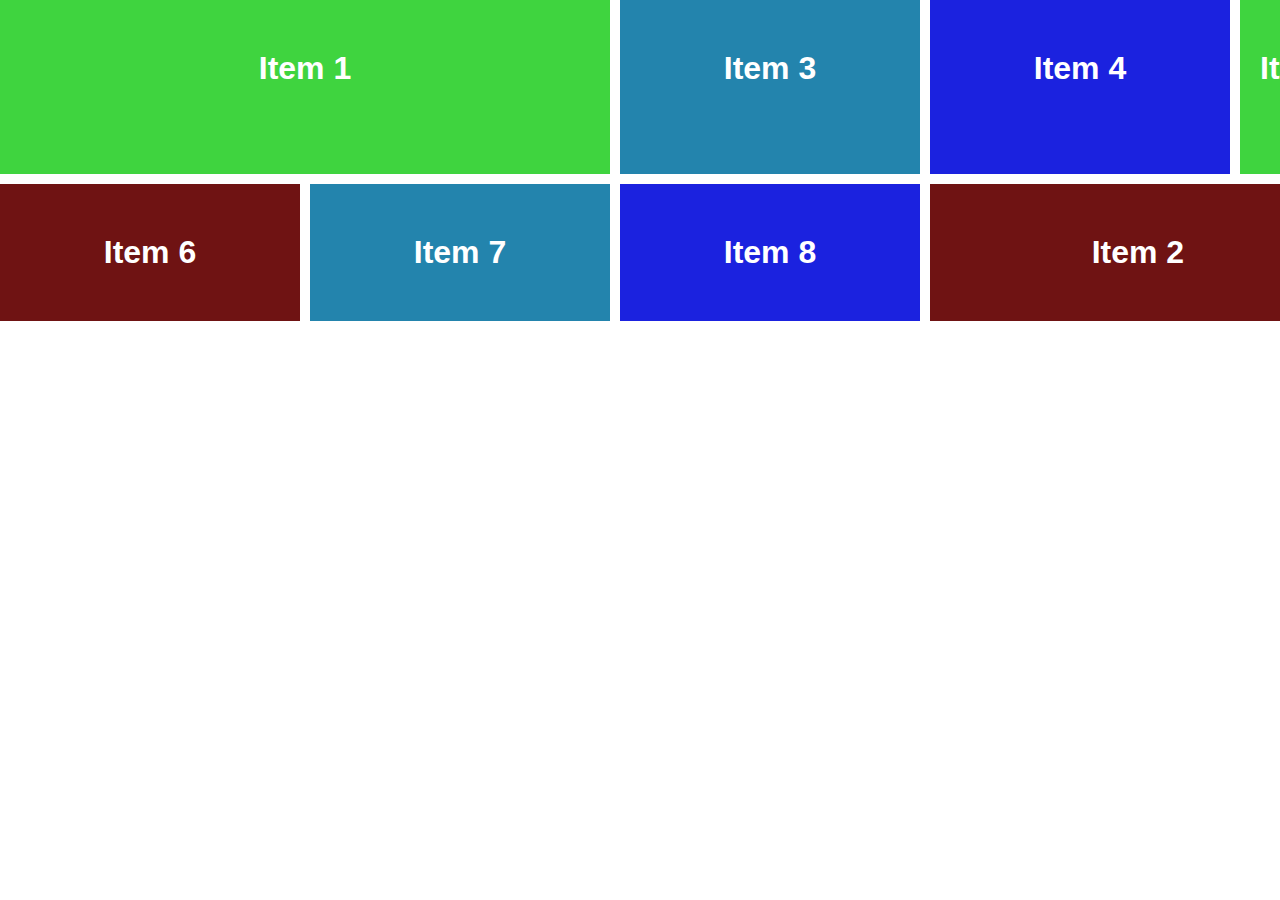
<file: grid/index.html>
<!DOCTYPE html>
<html lang="en">
<head>
    <meta charset="UTF-8">
    <meta http-equiv="X-UA-Compatible" content="IE=edge">
    <meta name="viewport" content="width=device-width, initial-scale=1.0">
    <title>Grid</title>
    <link rel="stylesheet" href="style.css">
</head>
<body>
    <div class="hero">
        <div class="box1">
            <h1>Item 1</h1>
        </div>
        <div class="box2">
            <h1>Item 2</h1>
        </div>
        <div class="box3">
            <h1>Item 3</h1>
        </div>
        <div class="box4">
            <h1>Item 4</h1>
        </div>
        <div class="box5">
            <h1>Item 5</h1>
        </div>
        <div class="box6">
            <h1>Item 6</h1>
        </div>
        <div class="box7">
            <h1>Item 7</h1>
        </div>
        <div class="box8">
            <h1>Item 8</h1>
        </div>
    </div>
</body>
</html>
</file>
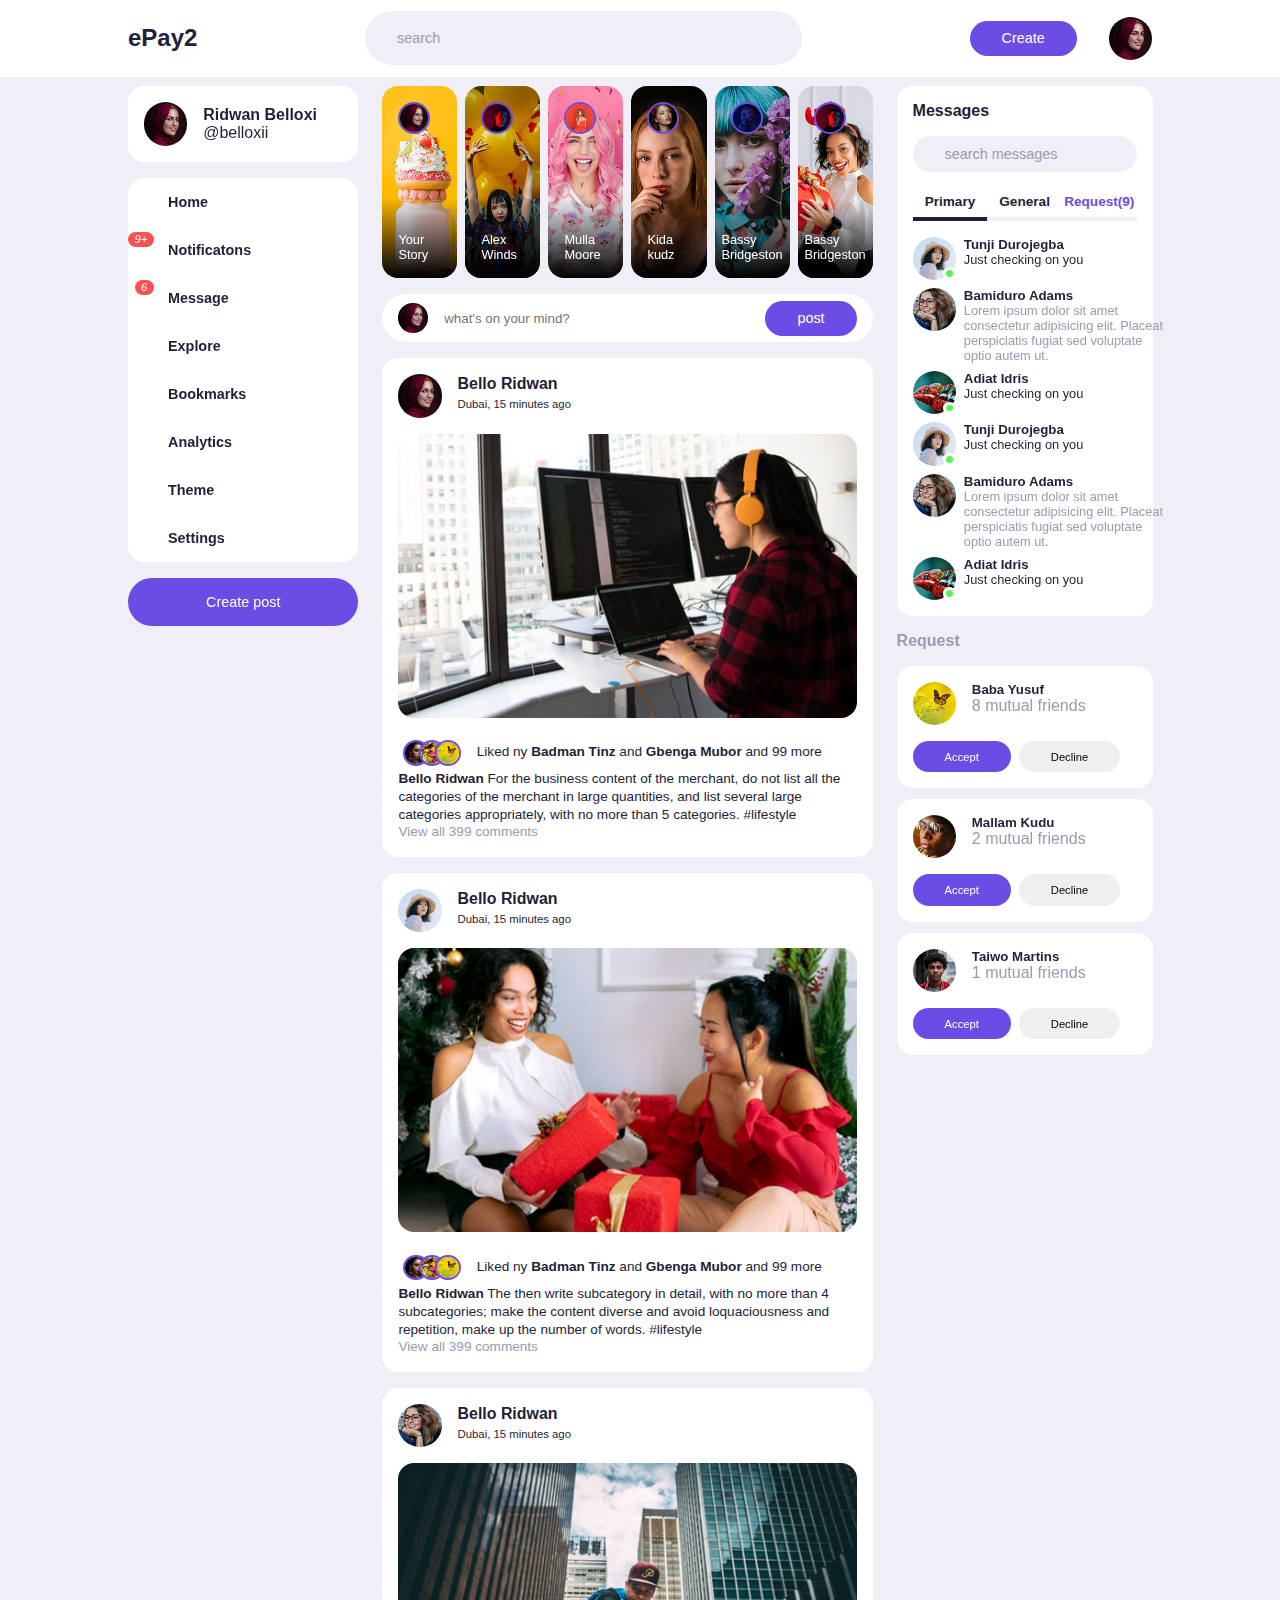
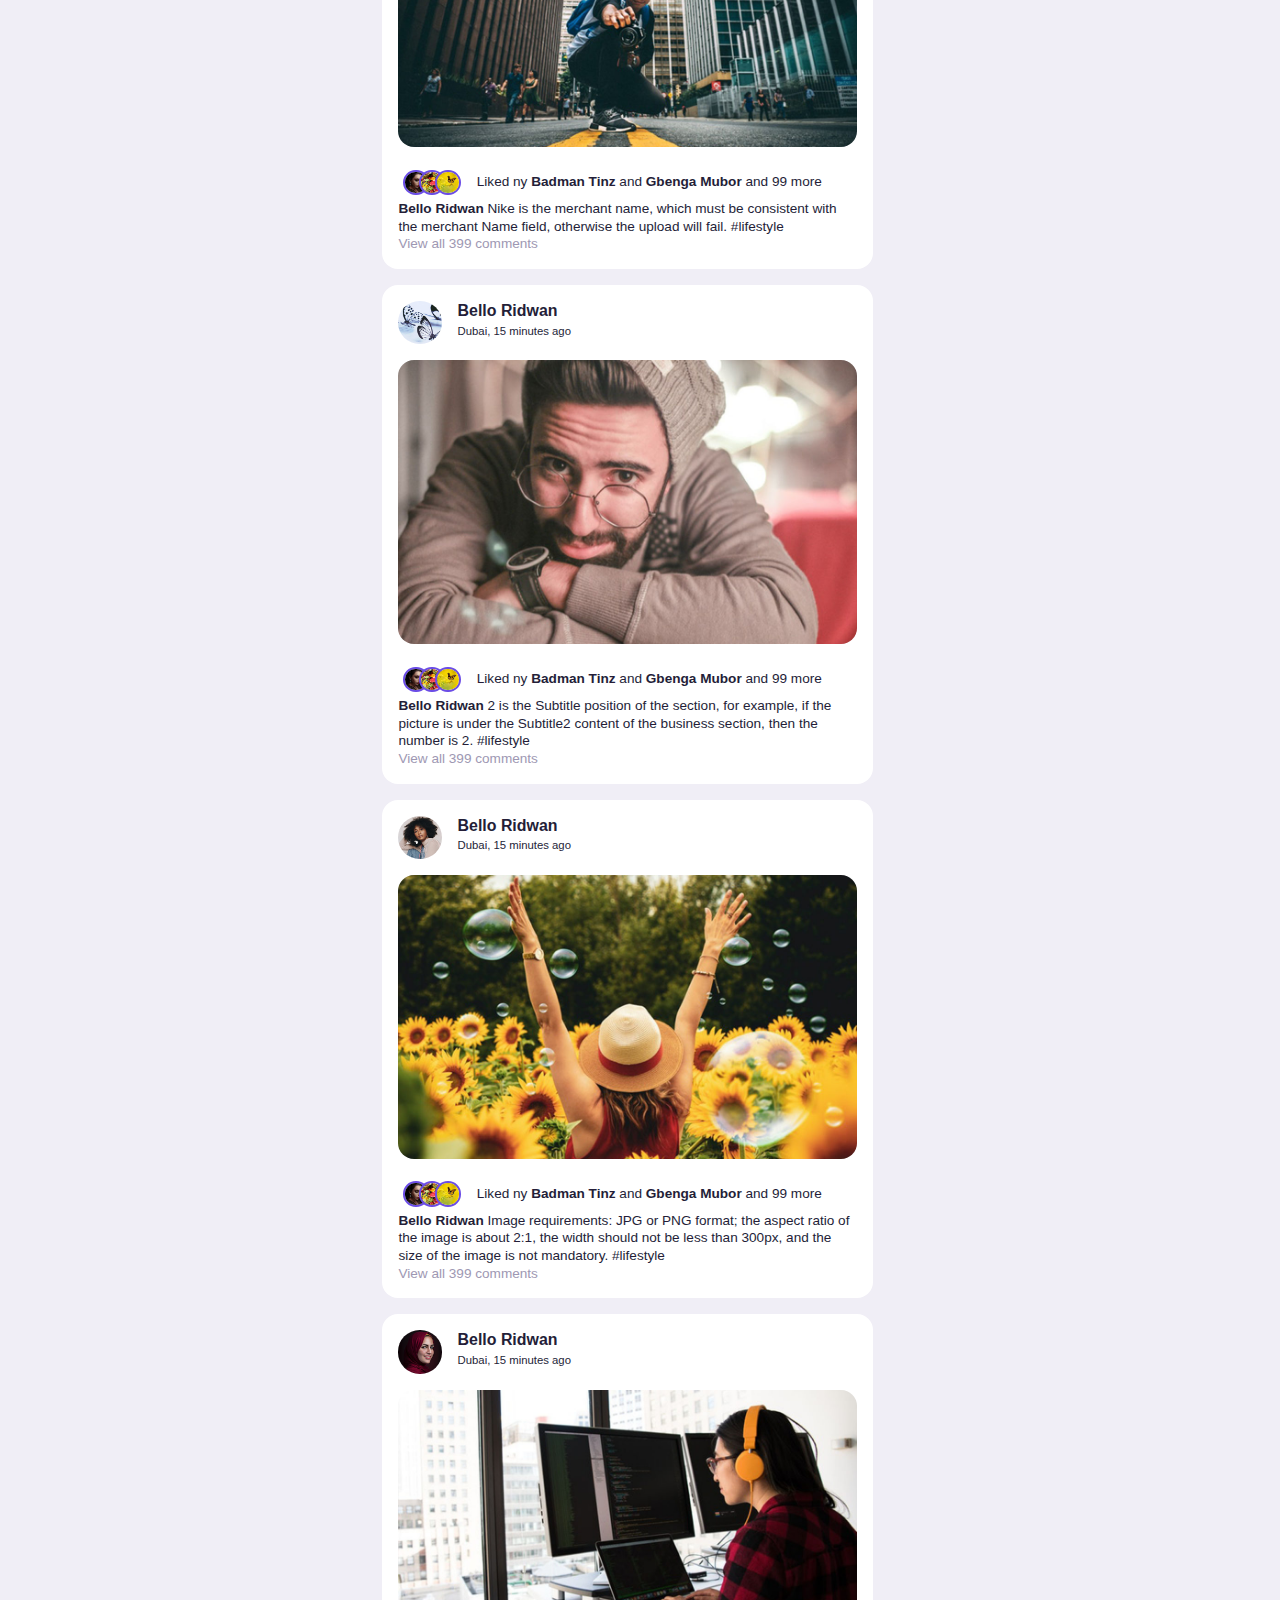
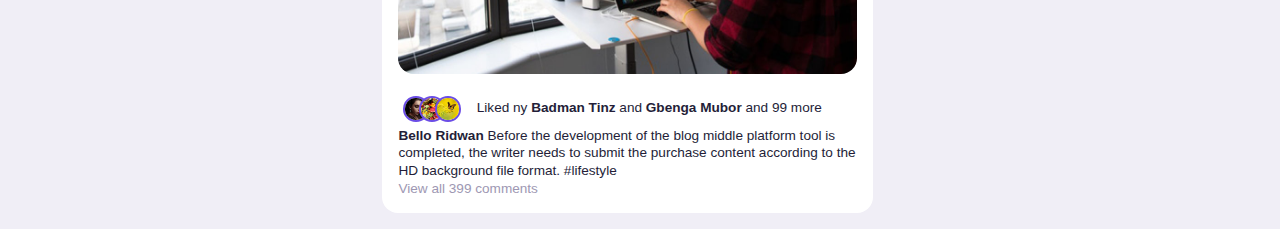
<file: social/index.html>
<!DOCTYPE html>
<html lang="en">
<head>
    <meta charset="UTF-8">
    <meta http-equiv="X-UA-Compatible" content="IE=edge">
    <meta name="viewport" content="width=device-width, initial-scale=1.0">
    <title>Social</title>
    <link rel="shortcut icon" href="logo.jpg" type="image/x-icon">
    <link rel="stylesheet" href="style.css">
    <link rel="stylesheet" href="https://unicons.iconscout.com/release/v2.1.6/css/unicons.css">
</head>

<body>
<nav>
    <div class="container">
        <h2 class="logo">ePay2</h2>
        <div class="search">
            <i class="uil uil-search"></i>
            <input type="search" placeholder="search" id="search1">
        </div>
        <div class="create-post">
            <label for="new-post" class="btn btn-primary">Create</label>
            <div class="dp">
                <img src="images/profile-20.jpg" alt="dp">
            </div>
        </div>
    </div>
</nav>

<main>
    <div class="container">

        <div class="left">
            <a class="profile">
                <div class="dp">
                    <img src="images/profile-20.jpg" alt="dp">
                </div>
                <div class="handle">
                    <h4>Ridwan Belloxi</h4>
                    <p>@belloxii</p>
                </div>
            </a>
            <div class="min"></div>

            <div class="sidebar">

                <a class="menu-item">
                    <span><i class="uil uil-home"></i></span><h3>Home</h3>
                </a>
                <a class="menu-item" id="notify">
                <span><i class="uil uil-bell"><small class="notify-count">9+</small></i></span><h3>Notificatons</h3>
                <div class="notify-pop">

                    <div class="kkk">
                        <div>
                            <div class="dp">
                                <img src="images/profile-2.jpg" alt="">
                            </div>
                            <div class="notify-body">
                                <b>Ridwan Bello</b> accepted your friend request
                                <small class="text-muted">2 days ago</small>
                            </div>
                        </div>
                        <div>
                            <div class="dp">
                                <img src="images/profile-1.jpg" alt="">
                            </div>
                            <div class="notify-body">
                                <b>Abile Bello</b> mentioned your name in a post
                                <small class="text-muted">3 minutes ago</small>
                            </div>
                        </div>
                        <div>
                            <div class="dp">
                                <img src="images/profile-5.jpg" alt="">
                            </div>
                            <div class="notify-body">
                                <b>Haneefah Bello</b> Liked your post
                                <small class="text-muted">just now</small>
                            </div>
                        </div>
                        <div>
                            <div class="dp">
                                <img src="images/profile-2.jpg" alt="">
                            </div>
                            <div class="notify-body">
                                <b>Ridwan Bello</b> accepted your friend request
                                <small class="text-muted">2 days ago</small>
                            </div>
                        </div>
                        <div>
                            <div class="dp">
                                <img src="images/profile-1.jpg" alt="">
                            </div>
                            <div class="notify-body">
                                <b>Abile Bello</b> mentioned your name in a post
                                <small class="text-muted">3 minutes ago</small>
                            </div>
                        </div>
                        <div>
                            <div class="dp">
                                <img src="images/profile-5.jpg" alt="">
                            </div>
                            <div class="notify-body">
                                <b>Haneefah Bello</b> Liked your post
                                <small class="text-muted">just now</small>
                            </div>
                        </div>
                        <div>
                            <div class="dp">
                                <img src="images/profile-4.jpg" alt="">
                            </div>
                            <div class="notify-body">
                                <b>Royhaan Bello</b> Commented on your post
                                <small class="text-muted">1 day ago</small>
                            </div>
                        </div>
                        <div>
                            <div class="dp">
                                <img src="images/profile-3.jpg" alt="">
                            </div>
                            <div class="notify-body">
                                <b>Ridwan Amile</b> accepted your friend request
                                <small class="text-muted">2 hours ago</small>
                            </div>
                        </div>

                    </div>
                </div>
                </a>
                <a class="menu-item" id="message-notify">
                    <span><i class="uil uil-envelope-alt"><small class="msg-count">6</small></i></span><h3>Message</h3>
                </a>
                <a class="menu-item">
                    <span><i class="uil uil-compass"></i></span><h3>Explore</h3>
                </a>
                <a class="menu-item">
                    <span><i class="uil uil-bookmark"></i></span><h3>Bookmarks</h3>
                </a>
                <a class="menu-item">
                    <span><i class="uil uil-chart-line"></i></span><h3>Analytics</h3>
                </a>
                <a class="menu-item" id="theme">
                    <span><i class="uil uil-palette"></i></span><h3>Theme</h3>
                </a>
                <a class="menu-item">
                    <span><i class="uil uil-setting"></i></span><h3>Settings</h3>
                </a>
            </div>
            <label for="new-post" class="btn btn-primary">Create post</label>
        </div>

        <div class="middle">
            <div class="stories">
                
                <div class="story">
                    <div class="dp">
                        <img src="images/profile-20.jpg" alt="">
                    </div>
                    <p class="name">Your Story</p>
                </div>

                <div class="story">
                    <div class="dp">
                        <img src="images/profile-8.jpg" alt="">
                    </div>
                    <p class="name">Alex Winds</p>
                </div>

                <div class="story">
                    <div class="dp">
                        <img src="images/profile-5.jpg" alt="">
                    </div>
                    <p class="name">Mulla Moore</p>
                </div>

                <div class="story">
                    <div class="dp">
                        <img src="images/profile-6.jpg" alt="">
                    </div>
                    <p class="name">Kida kudz</p>
                </div>

                <div class="story">
                    <div class="dp">
                        <img src="images/profile-7.jpg" alt="">
                    </div>
                    <p class="name">Bassy Bridgeston</p>
                </div>

                <div class="story">
                    <div class="dp">
                        <img src="images/profile-8.jpg" alt="">
                    </div>
                    <p class="name">Bassy Bridgeston</p>
                </div>
            </div>

            <form action="" class="create-post" id="create-post">
                <div class="dp">
                    <img src="images/profile-20.jpg" alt="">
                </div>
                <input id="new-post" type="text" placeholder="what's on your mind?">
                <input type="submit" value="post" class="btn btn-primary">
            </form>

            <div class="feeds">

                <div class="feed">
                    <div class="head">
                        <div class="user">
                            <div class="dp">
                                <img src="images/profile-20.jpg" alt="">
                            </div>
                            <div class="info">
                                <h3>Bello Ridwan</h3>
                                <small>Dubai, 15 minutes ago</small>
                            </div>
                        </div>
                        <span class="edit"><i class="uil uil-ellipsis-h"></i></span>
                    </div>
                    
                    <div class="photo">
                        <img src="images/feed-6.jpg" alt="">
                    </div>

                
                    <div class="actions">
                        <div class="interact">
                            <span><i class="uil uil-heart"></i></span>
                            <span><i class="uil uil-thumbs-up"></i></span>
                            <span><i class="uil uil-comment-dots"></i></span>
                            <span><i class="uil uil-share-alt"></i></span>
                        </div>
                        <div class="bookmark">
                            <span><i class="uil uil-bookmark-full"></i></span>
                        </div>
                    </div>

                    <div class="liked">
                        <span><img src="images/profile-12.jpg" alt=""></span>
                        <span><img src="images/profile-13.jpg" alt=""></span>
                        <span><img src="images/profile-14.jpg" alt=""></span>
                        <p>Liked ny <b>Badman Tinz</b> and <b>Gbenga Mubor</b> and 99 more</p>
                    </div>

                    <div class="capt">
                        <p><b>Bello Ridwan</b> For the business content of the merchant, do not list all the categories of the merchant in large quantities, and list several large categories appropriately, with no more than 5 categories. <span class="hash">#lifestyle</span></p>
                    </div>
                    <div class="comments text-muted">View all 399 comments</div>
                </div>

                <div class="feed">
                    <div class="head">
                        <div class="user">
                            <div class="dp">
                                <img src="images/profile-1.jpg" alt="">
                            </div>
                            <div class="info">
                                <h3>Bello Ridwan</h3>
                                <small>Dubai, 15 minutes ago</small>
                            </div>
                        </div>
                        <span class="edit"><i class="uil uil-ellipsis-h"></i></span>
                    </div>
                    
                    <div class="photo">
                        <img src="images/feed-1.jpg" alt="">
                    </div>

                
                    <div class="actions">
                        <div class="interact">
                            <span><i class="uil uil-heart"></i></span>
                            <span><i class="uil uil-thumbs-up"></i></span>
                            <span><i class="uil uil-comment-dots"></i></span>
                            <span><i class="uil uil-share-alt"></i></span>
                        </div>
                        <div class="bookmark">
                            <span><i class="uil uil-bookmark-full"></i></span>
                        </div>
                    </div>

                    <div class="liked">
                        <span><img src="images/profile-12.jpg" alt=""></span>
                        <span><img src="images/profile-13.jpg" alt=""></span>
                        <span><img src="images/profile-14.jpg" alt=""></span>
                        <p>Liked ny <b>Badman Tinz</b> and <b>Gbenga Mubor</b> and 99 more</p>
                    </div>

                    <div class="capt">
                        <p><b>Bello Ridwan</b> The then write subcategory in detail, with no more than 4 subcategories; make the content diverse and avoid loquaciousness and repetition, make up the number of words. <span class="hash">#lifestyle</span></p>
                    </div>
                    <div class="comments text-muted">View all 399 comments</div>
                </div>

                <div class="feed">
                    <div class="head">
                        <div class="user">
                            <div class="dp">
                                <img src="images/profile-4.jpg" alt="">
                            </div>
                            <div class="info">
                                <h3>Bello Ridwan</h3>
                                <small>Dubai, 15 minutes ago</small>
                            </div>
                        </div>
                        <span class="edit"><i class="uil uil-ellipsis-h"></i></span>
                    </div>
                    
                    <div class="photo">
                        <img src="images/feed-5.jpg" alt="">
                    </div>

                
                    <div class="actions">
                        <div class="interact">
                            <span><i class="uil uil-heart"></i></span>
                            <span><i class="uil uil-thumbs-up"></i></span>
                            <span><i class="uil uil-comment-dots"></i></span>
                            <span><i class="uil uil-share-alt"></i></span>
                        </div>
                        <div class="bookmark">
                            <span><i class="uil uil-bookmark-full"></i></span>
                        </div>
                    </div>

                    <div class="liked">
                        <span><img src="images/profile-12.jpg" alt=""></span>
                        <span><img src="images/profile-13.jpg" alt=""></span>
                        <span><img src="images/profile-14.jpg" alt=""></span>
                        <p>Liked ny <b>Badman Tinz</b> and <b>Gbenga Mubor</b> and 99 more</p>
                    </div>

                    <div class="capt">
                        <p><b>Bello Ridwan</b> Nike is the merchant name, which must be consistent with the merchant Name field, otherwise the upload will fail. <span class="hash">#lifestyle</span></p>
                    </div>
                    <div class="comments text-muted">View all 399 comments</div>
                </div>

                <div class="feed">
                    <div class="head">
                        <div class="user">
                            <div class="dp">
                                <img src="images/profile-2.jpg" alt="">
                            </div>
                            <div class="info">
                                <h3>Bello Ridwan</h3>
                                <small>Dubai, 15 minutes ago</small>
                            </div>
                        </div>
                        <span class="edit"><i class="uil uil-ellipsis-h"></i></span>
                    </div>
                    
                    <div class="photo">
                        <img src="images/feed-2.jpg" alt="">
                    </div>

                
                    <div class="actions">
                        <div class="interact">
                            <span><i class="uil uil-heart"></i></span>
                            <span><i class="uil uil-thumbs-up"></i></span>
                            <span><i class="uil uil-comment-dots"></i></span>
                            <span><i class="uil uil-share-alt"></i></span>
                        </div>
                        <div class="bookmark">
                            <span><i class="uil uil-bookmark-full"></i></span>
                        </div>
                    </div>

                    <div class="liked">
                        <span><img src="images/profile-12.jpg" alt=""></span>
                        <span><img src="images/profile-13.jpg" alt=""></span>
                        <span><img src="images/profile-14.jpg" alt=""></span>
                        <p>Liked ny <b>Badman Tinz</b> and <b>Gbenga Mubor</b> and 99 more</p>
                    </div>

                    <div class="capt">
                        <p><b>Bello Ridwan</b> 2 is the Subtitle position of the section, for example, if the picture is under the Subtitle2 content of the business section, then the number is 2. <span class="hash">#lifestyle</span></p>
                    </div>
                    <div class="comments text-muted">View all 399 comments</div>
                </div>

                <div class="feed">
                    <div class="head">
                        <div class="user">
                            <div class="dp">
                                <img src="images/profile-3.jpg" alt="">
                            </div>
                            <div class="info">
                                <h3>Bello Ridwan</h3>
                                <small>Dubai, 15 minutes ago</small>
                            </div>
                        </div>
                        <span class="edit"><i class="uil uil-ellipsis-h"></i></span>
                    </div>
                    
                    <div class="photo">
                        <img src="images/feed-3.jpg" alt="">
                    </div>

                
                    <div class="actions">
                        <div class="interact">
                            <span><i class="uil uil-heart"></i></span>
                            <span><i class="uil uil-thumbs-up"></i></span>
                            <span><i class="uil uil-comment-dots"></i></span>
                            <span><i class="uil uil-share-alt"></i></span>
                        </div>
                        <div class="bookmark">
                            <span><i class="uil uil-bookmark-full"></i></span>
                        </div>
                    </div>

                    <div class="liked">
                        <span><img src="images/profile-12.jpg" alt=""></span>
                        <span><img src="images/profile-13.jpg" alt=""></span>
                        <span><img src="images/profile-14.jpg" alt=""></span>
                        <p>Liked ny <b>Badman Tinz</b> and <b>Gbenga Mubor</b> and 99 more</p>
                    </div>

                    <div class="capt">
                        <p><b>Bello Ridwan</b> Image requirements: JPG or PNG format; the aspect ratio of the image is about 2:1, the width should not be less than 300px, and the size of the image is not mandatory. <span class="hash">#lifestyle</span></p>
                    </div>
                    <div class="comments text-muted">View all 399 comments</div>
                </div>

                <div class="feed">
                    <div class="head">
                        <div class="user">
                            <div class="dp">
                                <img src="images/profile-20.jpg" alt="">
                            </div>
                            <div class="info">
                                <h3>Bello Ridwan</h3>
                                <small>Dubai, 15 minutes ago</small>
                            </div>
                        </div>
                        <span class="edit"><i class="uil uil-ellipsis-h"></i></span>
                    </div>
                    
                    <div class="photo">
                        <img src="images/feed-6.jpg" alt="">
                    </div>

                
                    <div class="actions">
                        <div class="interact">
                            <span><i class="uil uil-heart"></i></span>
                            <span><i class="uil uil-thumbs-up"></i></span>
                            <span><i class="uil uil-comment-dots"></i></span>
                            <span><i class="uil uil-share-alt"></i></span>
                        </div>
                        <div class="bookmark">
                            <span><i class="uil uil-bookmark-full"></i></span>
                        </div>
                    </div>

                    <div class="liked">
                        <span><img src="images/profile-12.jpg" alt=""></span>
                        <span><img src="images/profile-13.jpg" alt=""></span>
                        <span><img src="images/profile-14.jpg" alt=""></span>
                        <p>Liked ny <b>Badman Tinz</b> and <b>Gbenga Mubor</b> and 99 more</p>
                    </div>

                    <div class="capt">
                        <p><b>Bello Ridwan</b> Before the development of the blog middle platform tool is completed, the writer needs to submit the purchase content according to the HD background file format. <span class="hash">#lifestyle</span></p>
                    </div>
                    <div class="comments text-muted">View all 399 comments</div>
                </div>

            </div>
        </div>

        <div class="right">

            <div class="messages">

                <div class="heading">
                    <h4>Messages</h4><i class="uil uil-edit"></i>
                </div>

                <div class="search">
                    <i class="uil uil-search"></i>
                    <input type="search" placeholder="search messages" id="msg-search">
                </div>

                <div class="category">
                    <h6 class="active">Primary</h6>
                    <h6>General</h6>
                    <h6 class="msg-request">Request(9)</h6>
                </div>

                <div class="msg">
                    <div class="dp">
                        <img src="images/profile-1.jpg" alt="">
                        <div class="active"></div>
                    </div>
                    <div class="msg-body">
                        <h5>Tunji Durojegba</h5>
                        <p class="text-bold">Just checking on you</p>
                    </div>
                </div>

                <div class="msg">
                    <div class="dp">
                        <img src="images/profile-4.jpg" alt="">
                    </div>
                    <div class="msg-body">
                        <h5>Bamiduro Adams</h5>
                        <p class="text-muted">Lorem ipsum dolor sit amet consectetur adipisicing elit. Placeat perspiciatis fugiat sed voluptate optio autem ut.</p>
                    </div>
                </div>

                <div class="msg">
                    <div class="dp">
                        <img src="images/profile-19.jpg" alt="">
                        <div class="active"></div>
                    </div>
                    <div class="msg-body">
                        <h5>Adiat Idris</h5>
                        <p class="text-bld">Just checking on you</p>
                    </div>
                </div>
                
                <div class="msg">
                    <div class="dp">
                        <img src="images/profile-1.jpg" alt="">
                        <div class="active"></div>
                    </div>
                    <div class="msg-body">
                        <h5>Tunji Durojegba</h5>
                        <p class="text-bold">Just checking on you</p>
                    </div>
                </div>

                <div class="msg">
                    <div class="dp">
                        <img src="images/profile-4.jpg" alt="">
                    </div>
                    <div class="msg-body">
                        <h5>Bamiduro Adams</h5>
                        <p class="text-muted">Lorem ipsum dolor sit amet consectetur adipisicing elit. Placeat perspiciatis fugiat sed voluptate optio autem ut.</p>
                    </div>
                </div>

                <div class="msg">
                    <div class="dp">
                        <img src="images/profile-19.jpg" alt="">
                        <div class="active"></div>
                    </div>
                    <div class="msg-body">
                        <h5>Adiat Idris</h5>
                        <p class="text-bld">Just checking on you</p>
                    </div>
                </div>

            </div>

            <div class="friend-reqs">
                <h4>Request</h4>
                <div class="req">
                    
                    <div class="info">
                        <div class="dp">
                            <img src="images/profile-14.jpg" alt="">
                        </div>
                        <div>
                            <h5>Baba Yusuf</h5>
                            <p class="text-muted">8 mutual friends</p>
                        </div>
                    </div>

                    <div class="act">
                        <button class="btn btn-primary">Accept</button>
                        <button class="btn">Decline</button>
                    </div>
                    
                </div>

                <div class="req">
                    
                    <div class="info">
                        <div class="dp">
                            <img src="images/profile-18.jpg" alt="">
                        </div>
                        <div>
                            <h5>Mallam Kudu</h5>
                            <p class="text-muted">2 mutual friends</p>
                        </div>
                    </div>

                    <div class="act">
                        <button class="btn btn-primary">Accept</button>
                        <button class="btn">Decline</button>
                    </div>
                    
                </div>

                <div class="req">
                    
                    <div class="info">
                        <div class="dp">
                            <img src="images/profile-11.jpg" alt="">
                        </div>
                        <div>
                            <h5>Taiwo Martins</h5>
                            <p class="text-muted">1 mutual friends</p>
                        </div>
                    </div>

                    <div class="act">
                        <button class="btn btn-primary">Accept</button>
                        <button class="btn">Decline</button>
                    </div>
                    
                </div>
            </div>

        </div>

    </div>
</main>

<div class="custom-theme close">
    <div class="card">
        <i class="uil uil-times-circle close"></i>
        <h2>Customize view</h2>
        <p>Manage your font size, color and bg.</p>

        <div class="font-size">
            <h4>Font Size</h4>
            <div>
                <h6>Aa</h6>
                <div class="choose-size">
                    <span class="font-size-1"></span>
                    <span class="font-size-2"></span>
                    <span class="font-size-3 active"></span>
                    <span class="font-size-4"></span>
                    <span class="font-size-5    "></span>
                </div>
                <h3>Aa</h3>
            </div>
        </div>
    
        <div class="color">
            <h4>Color</h4>
            <div class="choose-color">
                <span class="color-1 active"></span>
                <span class="color-2"></span>
                <span class="color-3"></span>
                <span class="color-4"></span>
                <span class="color-5"></span>
            </div>
        </div>

        <div class="bg">
            <h4>Background</h4>
            <div class="choose-bg">

                <div class="bg1 active">
                    <span></span>
                    <h5 for="bg1">Light</h5>
                </div>

                <div class="bg2">
                    <span></span>
                    <h5 for="bg2">Dim</h5>
                </div>

                <div class="bg3">
                    <span></span>
                    <h5 for="bg3">Dark</h5>
                </div>

            </div>
        </div>

    </div>
</div>

<script src="index.js"></script>
</body>
</html>
</file>
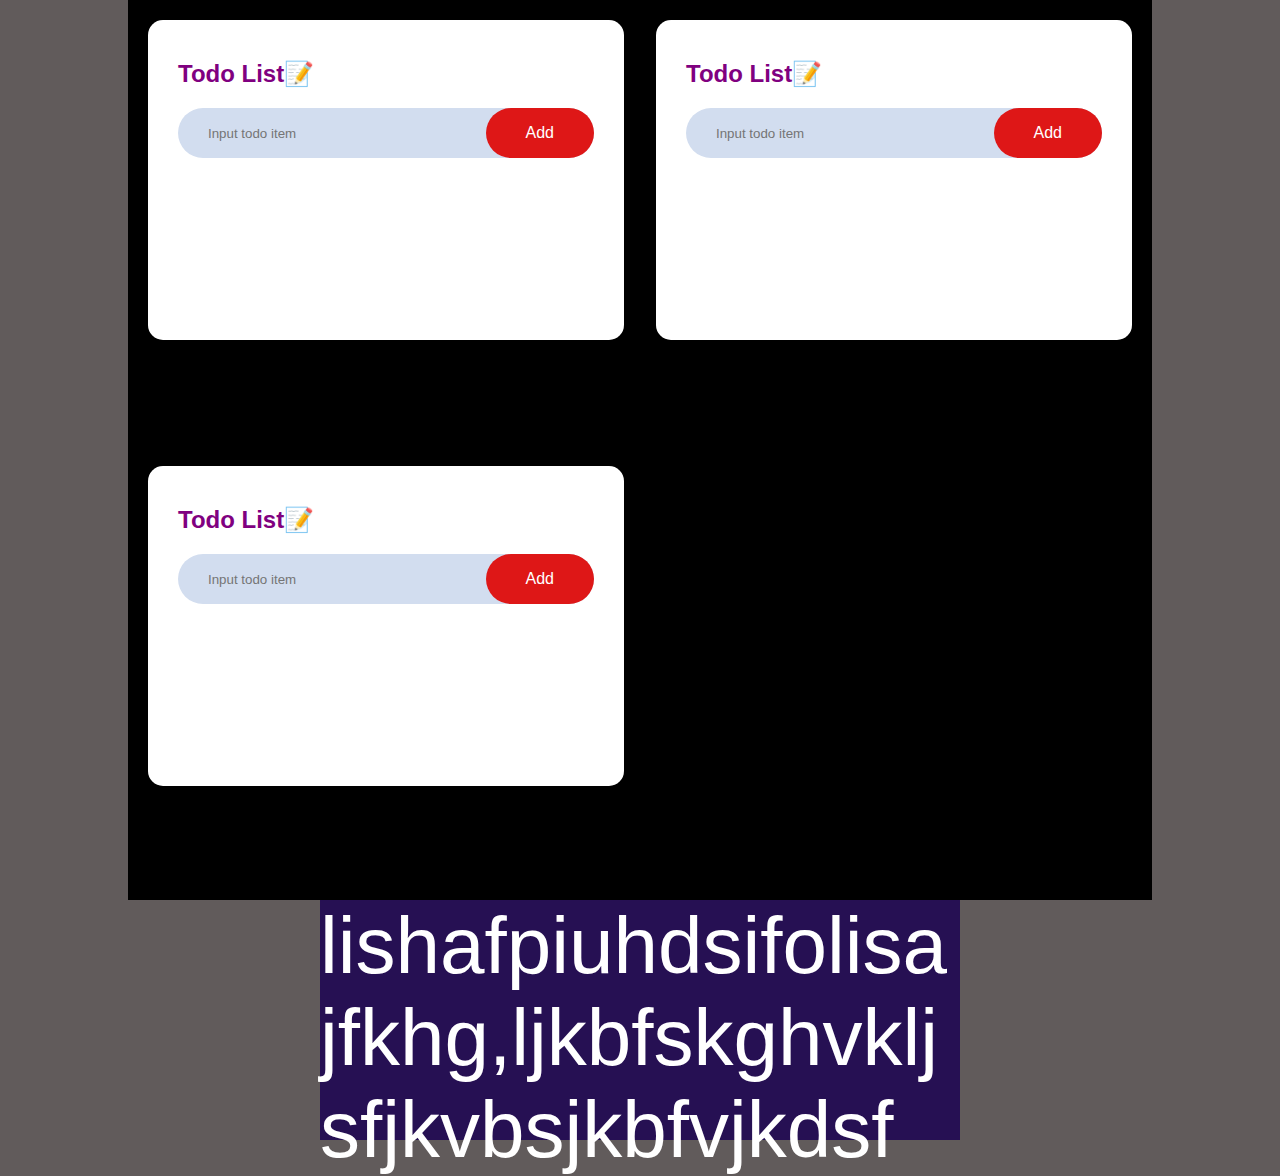
<file: todo/index.html>
<!DOCTYPE html>
<html lang="en">
<head>
    <meta charset="UTF-8">
    <meta http-equiv="X-UA-Compatible" content="IE=edge">
    <meta name="viewport" content="width=device-width, initial-scale=1.0">
    <title>ToDo</title>
    <link rel="stylesheet" href="style.css">
</head>
<body>

<div class="container">

    <div class="empty-todo">
        <h2>Todo List📝</h2>
        <div class="row">
            <input type="text" id="einbox" placeholder="Input todo item">
            <button onclick="addTask()">Add</button>
        </div>
        <ul id="list-cont">

        </ul>
    </div>

    <div class="todo">
        <h2>Todo List📝</h2>
        <div class="row">
            <input type="text" id="inbox" placeholder="Input todo item">
            <button onclick="addTask()">Add</button>
        </div>
        <ul id="list-cont">

        </ul>
    </div>

    <div class="todo">
        <h2>Todo List📝</h2>
        <div class="row">
            <input type="text" id="inbox2" placeholder="Input todo item">
            <button onclick="addTask()">Add</button>
        </div>
        <ul id="list-cont">

        </ul>
    </div>

    <div class="todo">
        <h2>Todo List📝</h2>
        <div class="row">
            <input type="text" id="inbox3" placeholder="Input todo item">
            <button onclick="addTask()">Add</button>
        </div>
        <ul id="list-cont">

        </ul>
    </div>

</div>

<div class="ad">
    <p>lishafpiuhdsifolisajfkhg,ljkbfskghvkljsfjkvbsjkbfvjkdsf</p>
</div>

<button id="addGroup">+</button>

<script src="script.js"></script>
</body>
</html>
</file>
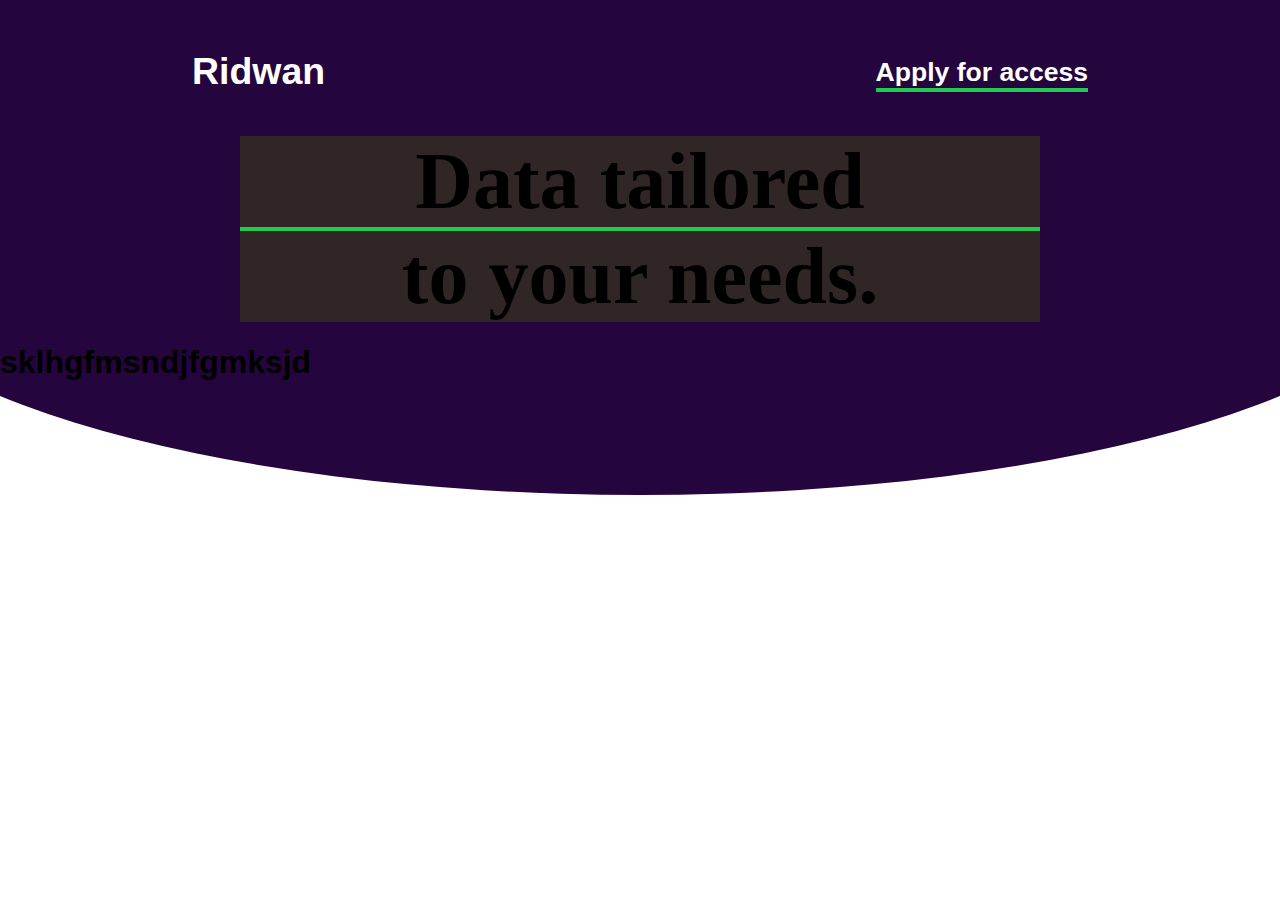
<file: social/chal1.html>
<!DOCTYPE html>
<html lang="en">
<head>
    <meta charset="UTF-8">
    <meta http-equiv="X-UA-Compatible" content="IE=edge">
    <meta name="viewport" content="width=http://127.0.0.1:5500/index.html?, initial-scale=1.0">
    <title>Document</title>
    <style>
      body{
        padding: 0;
        margin: 0;
        font-family: 'Trebuchet MS', 'Lucida Sans Unicode', 'Lucida Grande', 'Lucida Sans', Arial, sans-serif;
      }
      .main{
        width: 100%;
        background: #ffffff89;
        margin: auto;
        z-index: -2;
        display: flex;
        justify-content: center;
        position: relative;
      }
      .header {
        z-index: -1;
        position: absolute;
        background: #24053e;
        color: white;
        width: 105%;
        height: 55vh; 
        border-radius: 0 0 50% 50%;
        padding: 0 10%;
      }
      .nav{
        color: white;
        display: flex;
        margin: 0 15%;
        margin-top: 1%;
        font-size: 2rem;
        justify-content: space-between;
      }
      #gud::after{
        content: '';
        height: 4px;
        background: #22cb4f;
        display: block;
        transition: 0.5s;
        width: 100%;
      }
      .title{
        font-family: 'Times New Roman', Times, serif;
        font-size: 5rem;
        width: 50rem;
        background: #302626;
        margin: auto;
        text-align: center;
      }
      #sss::after{
        content: '';
        height: 4px;
        background: #22cb4f;
        display: block;
        transition: 0.5s;
        width: 100%;
      }
      .next{
        z-index: 6;
        position: relative;
        display: flex;
      }

      </style>
</head>
<body>
  <div class="main">
    <div class="header"></div>
  </div>
        
  <div class="nav">
    <div class="logo"><h3>Ridwan</h3></div>
    <h5 id="gud">Apply for access</h5>
  </div>
      <h1 class="title">Data <span id="sss">tailored</span> to your needs.</h1> 
  <div class="next">
    <h1 class="para">sklhgfmsndjfgmksjd</h1>
  </div>


      

</body>
</html>
</file>
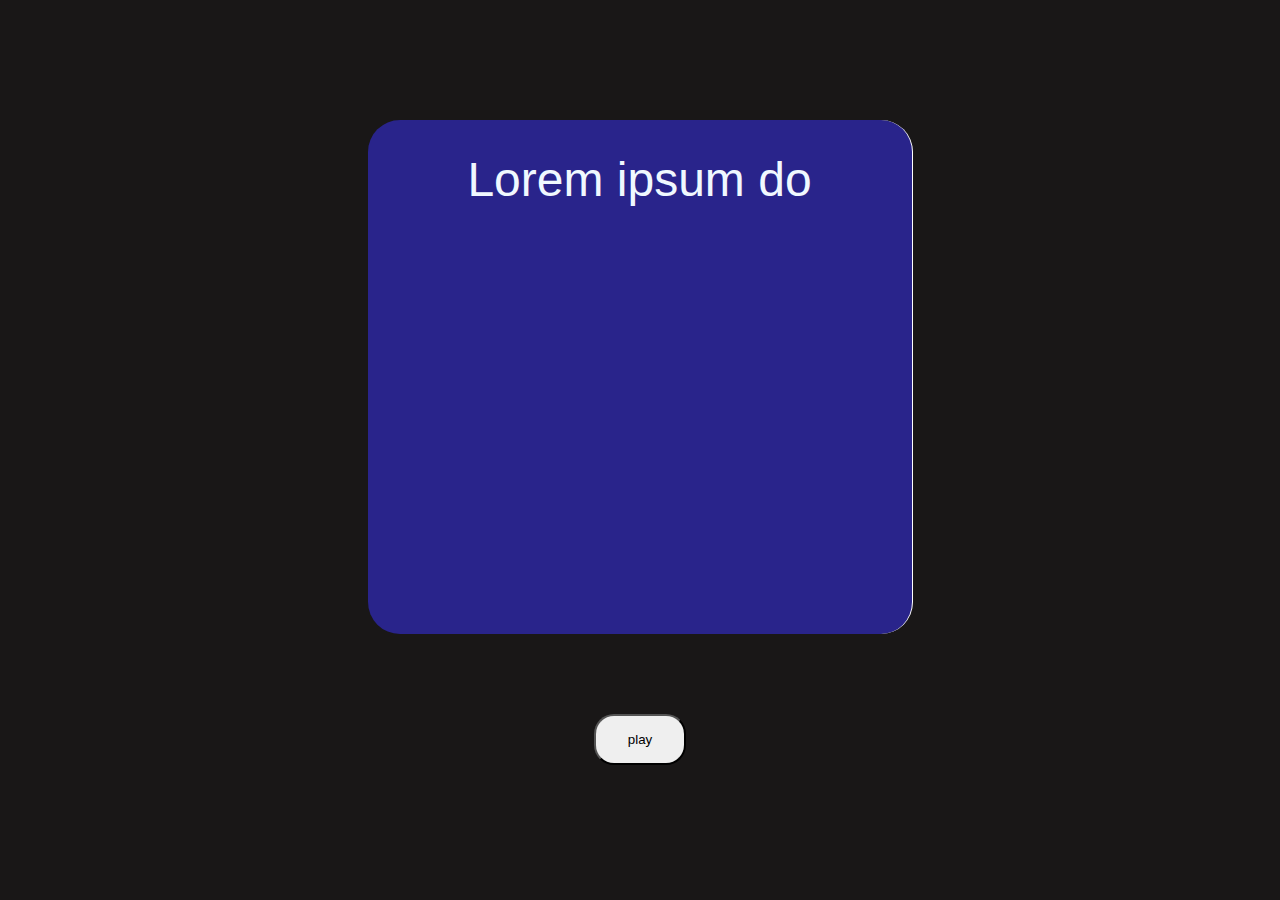
<file: todo/test.html>
<!DOCTYPE html>
<html lang="en">
<head>
  <meta charset="UTF-8">
  <meta http-equiv="X-UA-Compatible" content="IE=edge">
  <meta name="viewport" content="width=device-width, initial-scale=1.0">
  <title>Document</title>
  <style>
    body{
      padding: 2rem;
      background: #191717;
      font-family: sans-serif;
      display: block;
    }
    p{
      width: 20rem;
      word-wrap: break-word;
      margin: 5rem auto;
      width: 30rem;
      background: #29248b;
      border-radius: 2rem;
      min-height: 50vh;
      font-size: 3rem;
      color: aliceblue;
      padding: 2rem;
      text-align: center;
      border-right: 0.1rem solid #ffffff;
    }
    button{
      margin: 0 auto;
      display: flex;
      padding: 1rem 2rem;
      border-radius: 20px;
    }
  </style>
</head>
<body>
  <p id="myParagraph">Lorem ipsum dolor sdfhl;dnsfc skfdj gh ergo nre;kgfn koewrb;kgjlbkgfle skglfldk;gbnsklknknf;lnsd dnflksd sit amet</p>
  
  <button id="play">play</button>

<script>
  const paragraph = document.getElementById("myParagraph");
  const text = paragraph.textContent;
  const play = document.getElementById('play');

  let index = 0;

  function revealText() {
    if (index < text.length) {
      paragraph.textContent = text.slice(0, index + 1);
      index++;
      setTimeout(revealText, 50);
    }
  }
  revealText();
play.addEventListener('click', () => { 
  revealText();
})

// revealText();

</script>
</body>
</html>
</file>
<file: grid/style.css>
*{
    margin: 0;
    padding: 0;
    font-family: sans-serif;
}

.box1, .box5{
    background: rgb(63, 212, 63);
}
.box2, .box6{
    background: rgb(111, 19, 19);
}
.box3, .box7{
    background: rgb(35, 132, 173);
}
.box4, .box8{
    background: rgb(27, 34, 223);
}

.hero div{
    padding: 50px 20px;
    text-align: center;
}
h1{
    color: #fff;
}
.hero{
    display: grid;
    /* grid-template-rows: 3fr 2fr 70px 70px; */
    /* grid-template-columns: 3fr 2fr; */
    /* grid-template-columns: auto auto auto auto auto; */
    /* grid-template-columns: repeat(3, auto); */
    /* grid-template-columns: repeat(2, 500px); */
    /* grid-template-columns: repeat(2, 500px); */
    /* grid-template-columns: repeat(auto-fit, 200px); */
    /* grid-template-columns: repeat(3, minmax(200px, 1fr)); */
    grid-gap: 10px;
    grid-template-columns: repeat(auto-fit, minmax(300px, 1fr));
    grid-template-areas: 'zzz zzz . . .' '. . . yyy yyy';
}
.box1{
    grid-area: zzz;
}
.box2{
    grid-area: yyy;
}
.box2c{
    grid-area: 1 / 1 / span 1 / span 3;
}
</file>
<file: social/style.css>
:root{
    --phue: 252;
    --dcl: 17%;
    --lcl: 95%;
    --wcl: 100%;

    --white: hsl(252, 30%, var(--wcl));
    --light: hsl(252, 30%, var(--lcl));
    --grey: hsl(var(--phue), 15%, 65%);
    --primary: hsl(var(--phue), 75%, 60%);
    --sec: hsl(252, 100%, 90%);
    --success: hsl(120, 95%, 65%);
    --danger: hsl(0, 95%, 65%);
    --dark: hsl(252, 30%, var(--dcl));
    --black: hsl(252, 30%, 10%);

    --brad: 2rem;
    --cbrad: 1rem;
    --btnpad: 0.6rem 2rem;
    --spad: 0.6rem 1rem;
    --cpad: 1rem;
    
    --stl: 5.4rem;
    --str: -18rem;
}

*, *::before, *::after{
    margin: 0;
    padding: 0;
    outline: 0;
    box-sizing: border-box;
    text-decoration: none;
    list-style: none;
    border: none;
}
html{
    scroll-behavior: smooth;
}
body{
    font-family: "Poppins", sans-serif;
    color: var(--dark);
    background: var(--light);
    overflow-x: hidden;
}
.container{
    width: 80%;
    margin: 0 auto;
}

.dp{
    width: 2.7rem;
    aspect-ratio: 1/1;
    border-radius: 50%;
    overflow: hidden;
}
img{
    display: block;
    width: 100%;
}
.btn{
    display: inline-block;
    padding: var(--btnpad);
    font-weight: 500;
    border-radius: var(--brad);
    cursor: pointer;
    transition: all 300ms ease;
    font-size: 0.9rem;
}
.btn:hover{
    opacity: 0.7;
}
.btn-primary{
    background: var(--primary);
    color: white;
}

.text-bold{
    font-weight: 500;
}
.text-muted{
    color: var(--grey);
}

nav{
    width: 100%;
    background: var(--white);
    padding: 0.7rem 0;
    position: fixed;
    top: 0;
    z-index: 10;
}
nav .container{
    display: flex;
    align-items: center;
    justify-content: space-between;
}
.search{
    background: var(--light);
    border-radius: var(--brad);
    padding: var(--spad);
    font-size: 1.5rem;
}

.search input[type="search"]{
    background: transparent;
    width: 30vw;
    margin-left: 1rem;
    font-size: 0.9rem;
    color: var(--dark);
}
nav .container .search input[type="search"]{
    margin-bottom: 10px;
    margin-right: 5px;
}
.search input[type="search"]::placeholder{
    color: var(--grey);
}

nav .create-post{
    display: flex;
    align-items: center;
    gap: 2rem;
}

main{
    position: relative;
    top: 5.4rem;
    width: 100%;
}
main .container{
    display: grid;
    grid-template-columns: 18vw auto 20vw;
    column-gap: 1.5rem;
    position: relative;
}

main .container .left{
    height: max-content;
    position: sticky;
    top: var(--stl);
    z-index: 5;
}
main .container .left .profile{
    padding: var(--cpad);
    background: var(--white);
    border-radius: var(--cbrad);
    display: flex;
    align-items: center;
    column-gap: 1rem;
    width: 100%;
}

.left .sidebar{
    margin-top: 1rem;
    background: var(--white);
    border-radius: var(--cbrad);
}

.left .sidebar .menu-item{
    display: flex;
    align-items: center;
    height: 3rem;
    cursor: pointer;
    translate: all 300ms ease;
    position: relative;
}
.left .sidebar .menu-item:hover{
    background: var(--light);
}
.left .sidebar i{
    font-size: 1.6rem;
    color: var(--grey);
    margin-left: 1.3rem;
    position: relative;
}
.notify-count, .msg-count{
    background: var(--danger);
    color: white;
    font-size: 0.7rem;
    width: fit-content;
    border-radius: 0.8rem;
    padding: 0.1rem 0.4rem;
    position: absolute;
    top: -0.2rem;
    right: -0.3rem;
}
.left .sidebar h3{
    margin-left: 1.2rem;
    font-size: 0.9rem;
}
.left .sidebar .active{
    background: var(--light);
}
.left .sidebar .active i,
.left .sidebar .active h3{
    color: var(--primary);
}
.left .sidebar .active::before{
    content: "";
    display: block;
    width: 0.5rem;
    height: 100%;
    position: absolute;
    background-color: var(--primary);
}
.left .sidebar .menu-item:first-child.active{
    border-top-left-radius: var(--cbrad);
    overflow: hidden;
}
.left .sidebar .menu-item:last-child.active{
    border-bottom-left-radius: var(--cbrad);
    overflow: hidden;
}
.left .btn{
    margin-top: 1rem;
    width: 100%;
    text-align: center;
    padding: 1rem 0;
}

.min{
    position: absolute;
    height: 100vw;
    width: 200vw;
    background: rgba(109, 93, 93, 0);
    display: none;
    top: -3rem;
    left: -11rem;
}
.left .notify-pop{
    position: absolute;
    margin-top: 11rem;
    left: 104%;
    width: 30rem;
    background: var(--white);
    border-radius: var(--cbrad);
    padding: var(--cpad);
    box-shadow: 0 0 1rem var(--primary);
    height: 26.5rem;
    display: none;
}
.left .notify-pop::before{
    content: "";
    width: 1.2rem;
    height: 1.2rem;
    display: block;
    background: var(--white);
    position: absolute;
    left: -0.6rem;
    top: 7rem;
    transform: rotate(45deg);
}
.kkk{
    height: 25rem;
    overflow: auto;
    border-radius: var(--cbrad);
}
.kkk > div{
    display: flex;
    align-items: start;
    gap: 1rem;
    margin-bottom: 1rem;
}
.left .notify-pop small{
    display: block;
}

.middle .stories{
    display: flex;
    justify-content: space-between;
    height: 12rem;
    gap: 0.5rem;
}
.middle .stories .story{
    padding: var(--cpad);
    border-radius: var(--cbrad);
    display: flex;
    flex-direction: column;
    justify-content: space-between;
    align-items: center;
    color: white;
    font-size: 0.8rem;
    width: 100%;
    /* background: #b8b4b4; */
    position: relative;
    overflow: hidden;
}
.middle .stories .story:nth-child(1){
    background: url(images/story-5.jpg) no-repeat center center/cover;
}
.middle .stories .story:nth-child(2){
    background: url(images/story-2.jpg) no-repeat center center/cover;
}
.middle .stories .story:nth-child(3){
    background: url(images/story-3.jpg) no-repeat center center/cover;
}
.middle .stories .story:nth-child(4){
    background: url(images/story-4.jpg) no-repeat center center/cover;
}
.middle .stories .story:nth-child(5){
    background: url(images/story-6.jpg) no-repeat center center/cover;
}
.middle .stories .story:nth-child(6){
    background: url(images/story-1.jpg) no-repeat center center/cover;
}

.middle .stories .story::before{
    content: '';
    display: block;
    width: 100%;
    height: 5rem;
    background: linear-gradient(rgba(0, 0, 0, 0), rgb(0, 0, 0));
    position: absolute;
    bottom: 0;
}
.middle .stories .story .name{
    z-index: 2;
}
.middle .stories .story .dp{
    border: 2.5px solid var(--primary);
    width: 2rem;
    height: 2rem;
    align-self: start;
}

.middle .create-post{
    width: 100%;
    display: flex;
    align-items: center;
    justify-content: space-between;
    margin-top: 1rem;
    background: var(--white);
    padding: 0.4rem var(--cpad);
    border-radius: var(--brad);
}

.middle .create-post input[type="text"]{
    justify-content: start;
    width: 100%;
    padding-left: 1rem;
    background: transparent;
    margin-right: 1rem;
    color: var(--dark);
}

.middle .feeds .feed{
    background: var(--white);
    border-radius: var(--cbrad);
    padding: var(--cpad);
    margin: 1rem 0;
    font-size: 0.85rem;
    line-height: 1.3;
}
.middle .feed .head{
    display: flex;
    justify-content: space-between;
}
.middle .feed .user{
    display: flex;
    gap: 1rem;
}
.middle .feed .photo{
    border-radius: var(--cbrad);
    overflow: hidden;
    margin: 1rem 0;
}

.middle .feed .actions{
    display: flex;
    justify-content: space-between;
    align-items: center;
    font-size: 1.4rem;
    margin: 0.4rem;
}
.middle .liked{
    display: flex;
    margin: 0.3rem;
    margin-left: 0.9rem;
}
.middle .liked span{
    width: 1.6rem;
    height: 1.6rem;
    display: block;
    border-radius: 50%;
    overflow: hidden;
    border: 2.5px solid var(--primary);
    margin-left: -0.6rem;
}
.middle .liked p{
    margin-left: 1rem;
    margin-top: 0.2rem;
}

main .container .right{
    height: max-content;
    position: sticky;
    top: var(--str);
}
.right .messages{
    background: var(--white);
    border-radius: var(--cbrad);
    padding: var(--cpad);
}
.right .messages .heading{
    display: flex;
    align-content: center;
    justify-content: space-between;
    margin-bottom: 1rem;
}
.right .messages .search{
    width: 100%;
    display: flex;
    margin-bottom: 1.4rem;
}
.right .messages .category{
    display: flex;
    justify-content: space-between;
    margin-bottom: 1rem;
}
.right .messages .category h6{
    width: 100%;
    text-align: center;
    border-bottom: 4px solid var(--light);
    padding-bottom: 0.5rem;
    font-size: 0.85rem;
}
.right .messages .category .active{
    border-color: var(--dark);
}
.right .messages .msg{
    display: grid;
    gap: 0.5rem;
    margin-bottom: 0.5rem;
    align-items: start;
    grid-template-columns: 1fr 5fr;
}
.right .messages .msg:last-child{
    margin: 0;
}
.right .messages .msg p{
    font-size: 0.8rem;
    width: 13rem;
}
.right .messages .msg .active{
    width: 0.8rem;
    height: 0.8rem;
    border-radius: 50%;
    border: 3px solid var(--white);
    background: var(--success);
    position: absolute;
    left: 2.9rem;
    margin-top: -0.8rem;
}
.msg-request{
    color: var(--primary);
}

.right .friend-reqs{
    margin-top: 1rem;
}
.right .friend-reqs h4{
    color: var(--grey);
    margin: 1rem 0;
}
.right .req{
    background: var(--white);
    padding: var(--cpad);
    border-radius: var(--cbrad);
    margin-bottom: 0.7rem;
}
.right .req .info{
    display: flex;
    gap: 1rem;
    margin-bottom: 1rem;
}
.right .req .act{
    display: flex;
    gap: 0.5rem;
}
.right .req .act button{
    font-size: 0.7rem;
}
.custom-theme{
    background: rgba(255, 255, 255, 0.546);
    width: 100vw;
    height: 100vh;
    position: fixed;
    top: 0;
    left: 0;
    z-index: 15;
    text-align: center;
    display: grid;
    place-items: center;
    font-size: 1.2rem;
    display: none;
}
.custom-theme .card{
    background: var(--white);
    padding: 3rem;
    border-radius: var(--cbrad);
    width: 55%;
    transition: ease all 1s;
    box-shadow: 0 0 1rem var(--primary);
}
.custom-theme .card .close{
    display: block;
    color: var(--primary);
    position: relative;
    text-align: right;
    margin-right: -2rem;
    margin-top: -2rem;
}
.custom-theme .font-size{
    margin-top: 5rem;
}
.custom-theme .font-size > div{
    display: flex;
    justify-content: space-between;
    align-items: center;
    background: var(--light);
    padding: var(--spad);
    border-radius: var(--cbrad);
}
.custom-theme .choose-size{
    background: var(--sec);
    height: 0.3rem;
    width: 100%;
    margin: 0 1rem;
    display: flex;
    justify-content: space-between;
    align-items: center;
}
.custom-theme .choose-size span{
    width: 1rem;
    height: 1rem;
    background: var(--sec);
    border-radius: 50%;
    cursor: pointer;
}
.custom-theme .choose-size span.active{
    background: var(--primary);
}
.custom-theme .color{
    margin-top: 2rem;
}
.custom-theme .choose-color{
    background: var(--light);
    padding: var(--spad);
    border-radius: var(--cbrad);
    display: flex;
    align-items: center;
    justify-content: space-between;
}
.custom-theme .choose-color span{
    width: 2.2rem;
    height: 2.2rem;
    border-radius: 50%;
    cursor: pointer;
}
.custom-theme .choose-color span:nth-child(1){
    background: hsl(252, 75%, 60%);
}
.custom-theme .choose-color span:nth-child(2){
    background: hsl(50, 75%, 60%);
}
.custom-theme .choose-color span:nth-child(3){
    background: hsl(0, 75%, 60%);
}
.custom-theme .choose-color span:nth-child(4){
    background: hsl(120, 75%, 60%);
}
.custom-theme .choose-color span:nth-child(5){
    background: hsl(202, 75%, 60%);
}
.custom-theme .choose-color span.active{
    border: 3px solid rgb(0, 0, 0);
}
.custom-theme .bg{
    margin-top: 2rem;
}
.custom-theme .choose-bg{
    display: flex;
    align-items: center;
    justify-content: space-between;
    gap: 1.5rem;
}
.custom-theme .choose-bg > div{
    padding: var(--cpad);
    width: 100%;
    display: flex;
    align-items: center;
    font-weight: 1rem;
    border-radius: 0.9rem;
    cursor: pointer;
}
.custom-theme .choose-bg > div.active{
    border: 3px solid var(--primary);
}
.custom-theme .choose-bg .bg1{
    background: white;
    color: black;
}
.custom-theme .choose-bg .bg2{
    background: hsl(252, 14%, 58%);
    color: rgb(255, 255, 255);
}
.custom-theme .choose-bg .bg3{
    background: hsl(251, 19%, 18%);
    color: white;
}
.custom-theme .choose-bg > div span{
    width: 2rem;
    height: 2rem;
    border: 2px solid var(--grey);
    border-radius: 50%;
    margin-right: 1rem;
}


@media screen and (max-width: 1200px){
    .container{
        width: 96%;
    }
    main .container{
        grid-template-columns: 5rem auto 25vw;
        gap: 1rem;
    }
    .left{
        width: 5rem;
        z-index: 5;
    }
    main .container .left .profile, .sidebar h3, .left .btn{
        display: none;
    }
    .left .notify-pop{
        margin-top: 15rem;
    }
    .left .notify-pop::before{
        top: 5rem;
    }

}
@media screen and (max-width: 992px){
    nav .search{
        display: none;
    }
    main .container{
        grid-template-columns: 0 auto 5rem;
        gap: 0;
    }
    main .container .left{
        grid-column: 3/4;
        position: fixed;
        bottom: 0;
        right: 0;
    }
    .left .notify-pop{
        position: absolute;
        margin-top: 19rem;
        left: -26rem;
        width: 25rem;
    }
    .left .notify-pop::before{
        display: absolute;
        top: 3rem;
        left: calc(25rem - 0.6rem);
        display: block;
    }
    main .container .middle{
        grid-column: 1/3;
    }
    main .container .right{
        display: none;
    }
    .custom-theme .card{
        width: 90%;
    }
    .min{
        left: -50rem;
    }
}
</file>
<file: todo/style.css>
*{
    margin: 0;
    padding: 0;
    font-family: sans-serif;
    box-sizing: border-box;
}
body{
    background: #615b5b;
}
.container{
    width: 80%;
    min-height: 100vh;
    padding: 20px;
    background: #000;
    margin: auto;
}
.empty-todo{
    display: none;
}
.container{
    display: grid;
    gap: 2rem;
    grid-template-columns: repeat(auto-fit, minmax(350px, 1fr));
}
.todo{
    background: white;
    /* margin: 100px auto 20px; */
    padding: 40px 30px 70px;
    border-radius: 15px;
    height: 20rem;
}
.todo h2{
    color: purple;
    display: flex;
    align-items: center;
    margin-bottom: 20px;
}
.row{
    display: flex;
    align-items: center;
    justify-content: space-between;   
    background: #d2ddef;
    border-radius: 30px;
    padding-left: 20px;
    margin-bottom: 25px;
}
input{
    flex: 1;
    border: none;
    outline: none;
    background: transparent;
    padding: 10px;
    font-weight: 14px;
}
button{
    border: none;
    outline: none;
    padding: 16px 40px;
    color: white;
    background: rgb(222, 23, 23);
    font-size: 16px;
    cursor: pointer;
    border-radius: 40px;
}
ul li{
    list-style: none;
    font-size: 17px;
    padding: 12px 8px 12px 50px;
    user-select: none;
    cursor: pointer;
    position: relative;
}
ul li::before{
    content: "";
    position: absolute;
    height: 24px;
    width: 24px;
    border-radius: 50%;
    background-image: url(non.png);
    background-size: cover;
    background-position: center;
    top: 10px;
    left: 8px;
}
ul li.checked{
    color: #555;
    text-decoration: line-through;
}
ul li.checked::before{
    background-image: url(yes.png);
}
ul li span{
    position: absolute;
    right: 0;
    top: 5px;
    width: 40px;
    height: 40px;
    font-size: 22px;
    color: #555;
    line-height: 40px;
    text-align: center;
    border-radius: 50%;
}
ul li span:hover{
    background: #edeef0;
}
#addGroup{
    position: fixed;
    right: 0;
    top: -5rem;
    z-index: 50;
}

.ad{
    margin: auto;
    width: 50%;
    height: 15rem;
    background: #261053;
}
.ad p{
    color: white;
    font-size: 5rem;
    word-wrap: break-word;
    
}
</file>
